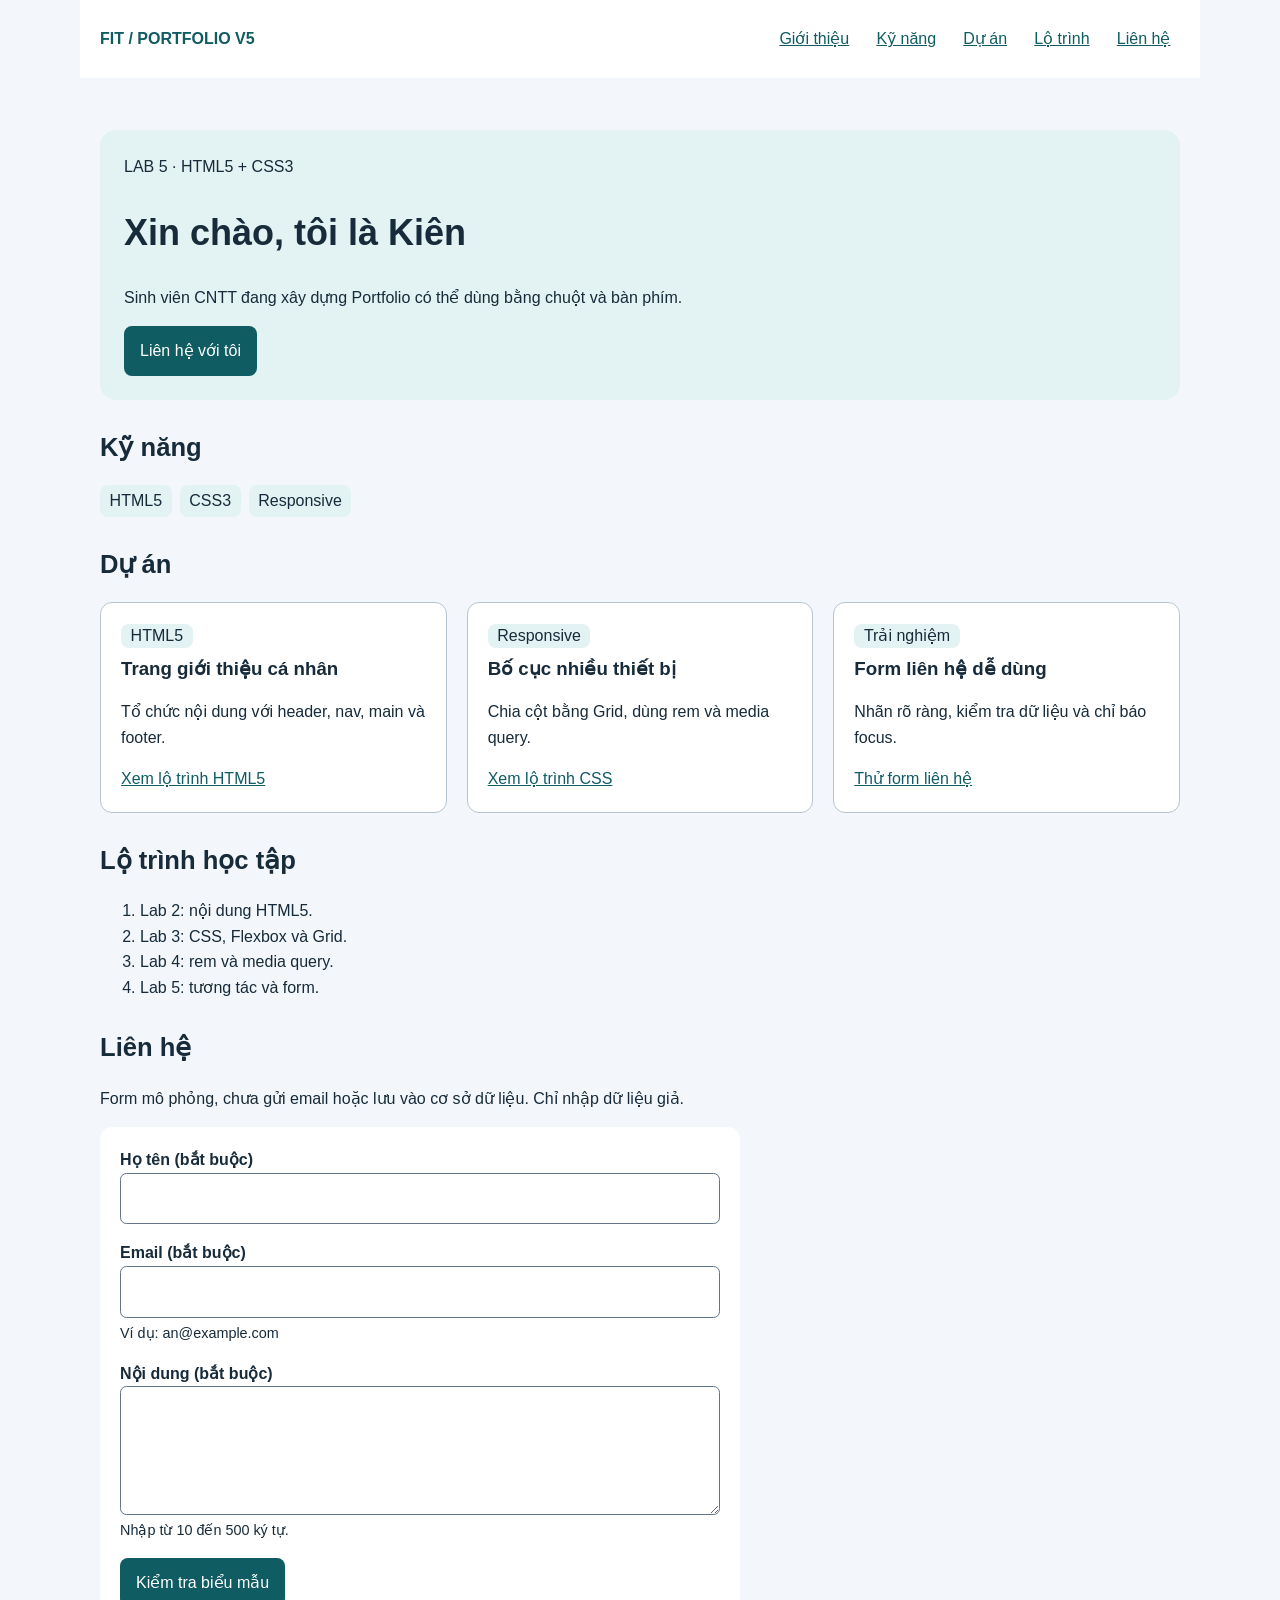
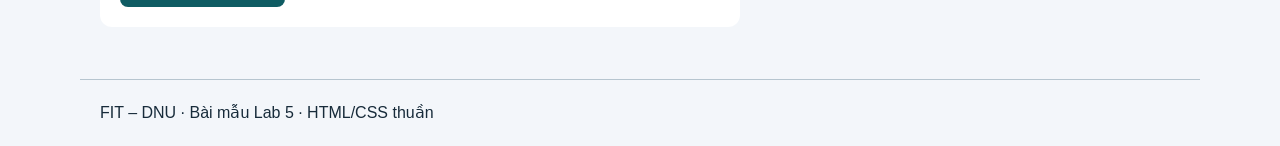
<file: Lab5/Lab5/bai-tap-lab5/index.html>
<!doctype html>
<html lang="vi">

<head>
    <meta charset="utf-8">
    <meta name="viewport" content="width=device-width,initial-scale=1">
    <title>Lab 5 · Portfolio thực hành</title>
    <link rel="stylesheet" href="css/style.css">
</head>

<body>
    <header><a class="brand" href="#gioi-thieu">FIT / PORTFOLIO V5</a>
        <nav class="menu" aria-label="Điều hướng chính">
            <a href="#gioi-thieu">Giới thiệu</a><a href="#ky-nang">Kỹ năng</a>
            <a href="#du-an">Dự án</a><a href="#lo-trinh">Lộ trình</a><a href="#lien-he">Liên hệ</a>
        </nav>
    </header>
    <main>
        <section class="hero" id="gioi-thieu"><span>LAB 5 · HTML5 + CSS3</span>
            <h1>Xin chào, tôi là Kiên </nav></h1>
            <p>Sinh viên CNTT đang xây dựng Portfolio có thể dùng bằng chuột và bàn phím.</p>
            <a class="button" href="#lien-he">Liên hệ với tôi</a>
        </section>
        <section id="ky-nang">
            <h2>Kỹ năng</h2>
            <ul class="skills">
                <li>HTML5</li>
                <li>CSS3</li>
                <li>Responsive</li>
            </ul>
        </section>
        <section id="du-an">
            <h2>Dự án</h2>
            <div class="project-grid">
                <article class="card"><span class="tag">HTML5</span>
                    <h3>Trang giới thiệu cá nhân</h3>
                    <p>Tổ chức nội dung với header, nav, main và footer.</p><a href="#lo-trinh">Xem lộ trình HTML5</a>
                </article>
                <article class="card"><span class="tag">Responsive</span>
                    <h3>Bố cục nhiều thiết bị</h3>
                    <p>Chia cột bằng Grid, dùng rem và media query.</p><a href="#lo-trinh">Xem lộ trình CSS</a>
                </article>
                <article class="card"><span class="tag">Trải nghiệm</span>
                    <h3>Form liên hệ dễ dùng</h3>
                    <p>Nhãn rõ ràng, kiểm tra dữ liệu và chỉ báo focus.</p><a href="#lien-he">Thử form liên hệ</a>
                </article>
            </div>
        </section>
        <section id="lo-trinh">
            <h2>Lộ trình học tập</h2>
            <ol>
                <li>Lab 2: nội dung HTML5.</li>
                <li>Lab 3: CSS, Flexbox và Grid.</li>
                <li>Lab 4: rem và media query.</li>
                <li>Lab 5: tương tác và form.</li>
            </ol>
        </section>
        <section id="lien-he">
            <h2>Liên hệ</h2>
            <p>Form mô phỏng, chưa gửi email hoặc lưu vào cơ sở dữ liệu. Chỉ nhập dữ liệu giả.</p>
            <form action="ket-qua.html" method="get">
                <div class="form-field">
                    <label for="fullname">Họ tên (bắt buộc)</label><!-- 4.1 -->
                    <input id="fullname" name="fullname" type="text" autocomplete="name" required
                        minlength="2"><!-- 4.4 -->
                </div>
                <div class="form-field"><label for="email">Email (bắt buộc)</label>
                    <input id="email" name="email" type="email" autocomplete="email" required
                        aria-describedby="email-help"><!-- 4.2; 4.3 -->
                    <p class="help" id="email-help">Ví dụ: an@example.com</p>
                </div>
                <div class="form-field"><label for="message">Nội dung (bắt buộc)</label>
                    <textarea id="message" name="message" rows="4" required minlength="10" maxlength="50"
                        aria-describedby="message-help"></textarea><!-- 4.5; 4.6; 4.7 -->
                    <p class="help" id="message-help">Nhập từ 10 đến 500 ký tự.</p>
                </div>
                <button class="button" type="submit">Kiểm tra biểu mẫu</button><!-- 4.8 -->
            </form>
        </section>
    </main>
    <footer>FIT – DNU · Bài mẫu Lab 5 · HTML/CSS thuần</footer>
</body>

</html>
</file>
<file: Lab5/Lab5/bai-tap-lab5/css/style.css>
/* LAB 5: chi thay cac o trong co ma 1.1 den 5.6.
   Base responsive tu Lab 4 da hoan thanh. Khong xoa @media. */
:root {
  --bg: #f3f6fa;
  --text: #172b3a;
  --primary: #0f5c63;
  --hover: #083e43;
  --soft: #e3f2f2;
  --focus: #b34500;
  --line: #b6c5cf;
}

* {
  box-sizing: border-box;
}

html {
  font-size: 100%;
}

body {
  margin: 0;
  font-family: Arial, sans-serif;
  line-height: 1.6;
  color: var(--text);
  background: var(--bg);
}

a {
  color: var(--primary);
}

h1,
h2,
h3 {
  line-height: 1.25;
}

h1 {
  font-size: 2.25rem;
}

h2 {
  font-size: 1.6rem;
}

header,
main,
footer {
  max-width: 70rem;
  margin: auto;
  padding: 1.25rem;
}

header {
  background: white;
  display: flex;
  flex-wrap: wrap;
  align-items: center;
  justify-content: space-between;
  gap: 1rem;
}

.brand {
  font-weight: bold;
  text-decoration: none;
}

.menu {
  display: flex;
  flex-wrap: wrap;
  gap: .5rem;
}

.menu a {
  display: inline-block;
  padding: .4rem .6rem;
  border-radius: .4rem;
}

section {
  margin-block: 2rem;
  scroll-margin-top: 1rem;
}

.hero {
  background: var(--soft);
  padding: 1.5rem;
  border-radius: 1rem;
}

.skills {
  display: flex;
  flex-wrap: wrap;
  gap: .5rem;
  padding: 0;
  list-style: none;
}

.skills li,
.tag {
  background: var(--soft);
  padding: .2rem .6rem;
  border-radius: .5rem;
}

.project-grid {
  display: grid;
  grid-template-columns: 1fr;
  gap: 1.25rem;
}

.card {
  min-width: 0;
  border: 1px solid var(--line);
  border-radius: .75rem;
  padding: 1.25rem;
  background: white;
  overflow-wrap: anywhere;
}

.card h3 {
  margin-top: .5rem;
}

.card a {
  display: inline-block;
}

.button {
  display: inline-block;
  padding: .75rem 1rem;
  border: 0;
  background: var(--primary);
  color: white;
  border-radius: .5rem;
  cursor: pointer;
  text-decoration: none;
}

form {
  max-width: 40rem;
  background: white;
  border-radius: .75rem;
  padding: 1.25rem;
}

.form-field {
  margin-bottom: 1rem;
}

label {
  display: block;
  font-weight: bold;
}

.help {
  font-size: .9rem;
  margin: .25rem 0 0;
}

input,
textarea {
  display: block;
  border: 1px solid #64748b;
  border-radius: .4rem;
}

textarea {
  min-height: 8rem;
}

footer {
  border-top: 1px solid var(--line);
}

@media (min-width:48rem) {
  .project-grid {
    grid-template-columns: repeat(2, minmax(0, 1fr));
  }
}

@media (min-width:64rem) {
  .project-grid {
    grid-template-columns: repeat(3, minmax(0, 1fr));
  }
}

/* NHIEM VU 1: focus va menu. Khong xoa outline mac dinh. */
a:focus-visible,
/* 1.1 */
button:focus-visible,
input:focus-visible,
textarea:focus-visible {
  outline-style: solid;
  /* 1.2 */
  outline-width:  0.1875rem;
  /* 1.3 */
  outline-color: var( --soft);
  /* 1.4 */
  outline-offset: 0.1875rem;
  /* 1.5 */
}

.menu a:hover {
  background: var(--hover);
}

/* 1.6 */
/* NHIEM VU 2: button */
.button {
  transition: background-color 180ms ease,
    /* 2.1 */
    /* 2.2 *
    /* 2.3 */
    transform 180ms ease;
}

.button:hover {
  background: var(--hover);
}

/* 2.4 */
.button:active {
  /* 2.5 */
  transform: translateY(0.0625rem);
  /* 2.6 */
}

/* NHIEM VU 3: card va link */
.card {
  transition: transform
    /* 3.1 */
    180ms ease;
}

/* 3.2 */
.card:hover {
  /* 3.3 */
  transform: translateY(-0.25rem);
  /* 3.4; 3.5 */
}

.card:focus-within{
  transform: translateY(-0.25rem);
}

/* 3.6 */
/* NHIEM VU 4 nam trong index.html. */
/* NHIEM VU 5: form */
input,
textarea {
  width: 100%;
  /* 5.1 */
  box-sizing: border-box;
  /* 5.2 */
  padding: 0.75rem;
  /* 5.3 */
  min-width: 0;
  /* 5.4 */
}

textarea {
  resize: vertical;
}

/* 5.5 */
input,
textarea,
button {
  font: inherit;
}

/* 5.6 */
</file>
